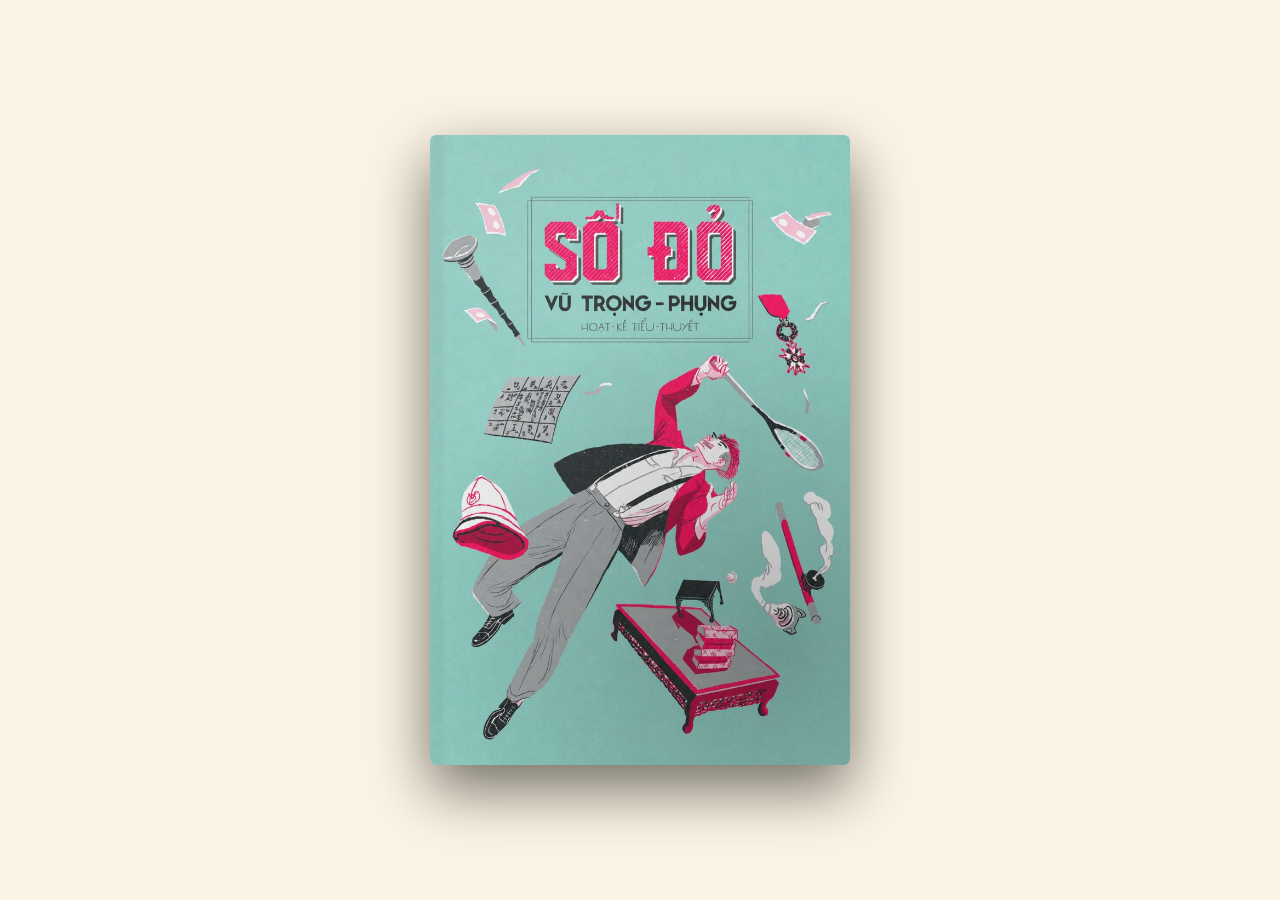
<file: index.html>
<!DOCTYPE html>
<html lang="vi">
<head>
  <meta charset="UTF-8">
  <meta name="viewport" content="width=device-width, initial-scale=1.0">
  <title>Số đỏ – Vũ Trọng Phụng</title>
  <link rel="stylesheet" href="styles.css">
</head>
<body>

  <section class="cover" id="cover">
    <a class="start-box" href="gioi-thieu.html">
      Bắt đầu đọc
    </a>
  </section>

  <script src="script.js"></script>
</body>
</html>
</file>
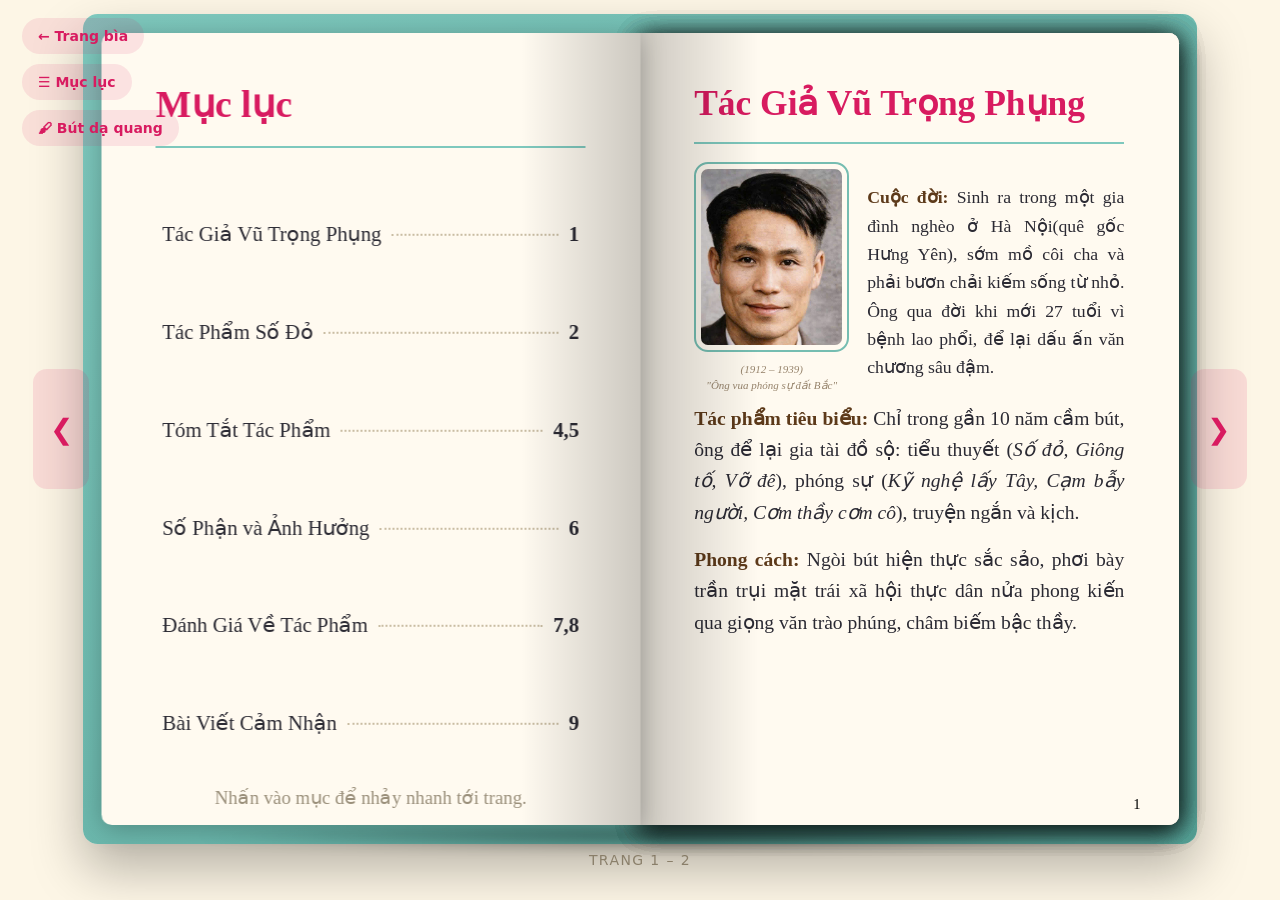
<file: gioi-thieu.html>
<!DOCTYPE html>
<html lang="vi">
<head>
  <meta charset="UTF-8">
  <meta name="viewport" content="width=device-width, initial-scale=1.0">
  <title>Số đỏ – Vũ Trọng Phụng</title>
  <link rel="stylesheet" href="book.css">
</head>
<body>
  <div class="side-tools">
    <a class="home-link" href="index.html">&#8592; Trang bìa</a>
    <button class="toc-link" id="btnToc" type="button">&#9776; Mục lục</button>

    <div class="hl-tools" id="hlTools">
      <button type="button" id="hlToggle">&#128396; Bút dạ quang</button>
      <span class="hl-extra">
        <button type="button" class="sw c1" data-c="c1" aria-label="Vàng"></button>
        <button type="button" class="sw c2" data-c="c2" aria-label="Hồng"></button>
        <button type="button" class="sw c3" data-c="c3" aria-label="Xanh"></button>
        <button type="button" id="hlClear">Xóa hết</button>
      </span>
    </div>
  </div>

  <main class="stage">
    <div class="book-frame" id="bookFrame" data-state="start">

      <button class="nav-btn btn-prev" id="btnPrev" aria-label="Trang trước">&#10094;</button>
      <button class="nav-btn btn-next" id="btnNext" aria-label="Trang sau">&#10095;</button>

      <div class="book-shift">
        <div class="book" id="book">

          <!-- SHEET 0: Bìa trước (ảnh) | MỤC LỤC (trang trái) -->
          <div class="sheet">
            <section class="face front cover cover-img"></section>
            <section class="face back">
              <h2>Mục lục</h2>
              <ol class="toc">
                <br><li><a href="#" data-goto="1"><span>Tác Giả Vũ Trọng Phụng</span><i></i><b>1</b></a></li>
                <br><li><a href="#" data-goto="2"><span>Tác Phẩm Số Đỏ</span><i></i><b>2</b></a></li>
                <br><li><a href="#" data-goto="3"><span>Tóm Tắt Tác Phẩm</span><i></i><b>4,5</b></a></li>
                <br><li><a href="#" data-goto="4"><span>Số Phận và Ảnh Hưởng</span><i></i><b>6</b></a></li>
                <br><li><a href="#" data-goto="4"><span>Đánh Giá Về Tác Phẩm</span><i></i><b>7,8</b></a></li>
                <br><li><a href="#" data-goto="5"><span>Bài Viết Cảm Nhận</span><i></i><b>9</b></a></li>
              </ol>
              <p class="hint">Nhấn vào mục để nhảy nhanh tới trang.</p>
            </section>
          </div>

          <!-- SHEET 1: Trang 2 (Tác giả) | Trang 3 (Tác phẩm) -->
<div class="sheet">
            <section class="face front dense">
    <h2>Tác Giả Vũ Trọng Phụng</h2>
    <div class="author-layout">
    <div class="author-photo">
    <img src="images/vu-trong-phung.jpg"
         alt="Chân dung Vũ Trọng Phụng">
    <p class="sub">
        (1912 – 1939)<br>
        "Ông vua phóng sự đất Bắc"
    </p>
    </div>
        <p><b>Cuộc đời:</b>
            Sinh ra trong một gia đình nghèo ở Hà Nội(quê gốc Hưng Yên), sớm mồ côi cha và phải
            bươn chải kiếm sống từ nhỏ. Ông qua đời khi
            mới 27 tuổi vì bệnh lao phổi, để lại dấu ấn
            văn chương sâu đậm.</p>
</div>
      <p><b>Tác phẩm tiêu biểu:</b> Chỉ trong gần 10 năm cầm bút, ông để lại gia tài đồ sộ: tiểu thuyết (<em>Số đỏ, Giông tố, Vỡ đê</em>), phóng sự (<em>Kỹ nghệ lấy Tây, Cạm bẫy người, Cơm thầy cơm cô</em>), truyện ngắn và kịch.</p>
      <p><b>Phong cách:</b> Ngòi bút hiện thực sắc sảo, phơi bày trần trụi mặt trái xã hội thực dân nửa phong kiến qua giọng văn trào phúng, châm biếm bậc thầy.</p>
    <span class="pno">1</span>
            </section>
            <section class="face back dense">
    <h2>Tác Phẩm Số Đỏ</h2>
      <br><p><em><b>Số đỏ</b></em> là tiểu thuyết của Vũ Trọng Phụng, đăng trên Hà Nội báo từ số 40 ngày 7 tháng 10 năm 1936 và in thành sách lần đầu năm 1938, gồm 20 chương.</p>
      <br><p>Nhân vật chính là Xuân, biệt danh <b>Xuân Tóc Đỏ</b>: từ một kẻ bị coi là hạ lưu, bỗng chốc bước lên tầng lớp danh giá của xã hội nhờ trào lưu Âu hóa của giới tiểu tư sản Hà Nội khi đó.</p>
      <br><p>Một đoạn trích được đưa vào sách giáo khoa Ngữ văn 12 (chương trình mới, tập 1) với tên <em>Xuân Tóc Đỏ cứu quốc</em>, một phần tên chương XX: <em>Xuân Tóc Đỏ cứu quốc – Xuân Tóc Đỏ vĩ nhân – Nỗi buồn của ông bố vợ không bị đấm.</em></p>
    <span class="pno">2</span>
            </section>
          </div>

                    <!-- SHEET 2: Video | Tóm tắt (1) -->
          <div class="sheet">
            <section class="face front video-page">
              <h2>Video Về Tác Phẩm</h2>
<p class="video-hint">&#9654; Bấm vào ảnh để xem</p>
              <div class="page-content">
  <figure class="book-video">
    <a href="https://www.youtube.com/watch?v=_jwzV0NuFok" target="_blank" rel="noopener">
      <img src="./images/cottruyen.png" alt="Cốt truyện Số Đỏ">
    </a>
    <figcaption>Cốt truyện "Số Đỏ"<br>Nguồn: YTB: Jos. Phong Pham</figcaption>
  </figure>

  <figure class="book-video">
    <a href="https://www.youtube.com/watch?v=KiUaMDTiOXY" target="_blank" rel="noopener">
      <img src="./images/tomtat.png" alt="Tóm tắt Số Đỏ">
    </a>
    <figcaption>Tóm tắt "Số Đỏ"<br>Nguồn: YTB: Anh Kiệt Đọc Sách</figcaption>
  </figure>
</div>

              <span class="pno">3</span>
            </section>
            <section class="face back">
              <h2>Tóm Tắt Tác Phẩm</h2>
              <p>Xuyên suốt sự nghiệp văn học của Vũ Trọng Phụng, tiểu thuyết “Số Đỏ” có thể được xem là con tàu đưa ông trở thành một trong “tứ trụ” văn học hiện thực phê phán (Nam Cao – Ngô Tất Tố - Nguyễn Công Hoan – Vũ Trọng Phụng). Tác phẩm là một tiếng cười mỉa mai, vạch trần hiện thực xã hội thượng lưu Hà Nội thời Tây hóa nửa mùa trước Cách mạng với nhân vật chính là Xuân “Tóc Đỏ”, một kẻ lưu manh, vô học nhưng khôn vặt. Chính nhờ cái sự thạo đời của hắn cùng với may mắn liên tiếp mà Xuân ta “một bước lên đời”. Xuân là đứa trẻ mồ côi, năm 9 tuổi phải ở nhờ nhà một người bác họ nhưng sau khi bị đuổi đi vì nhìn bác gái tắm, hắn lang thang nay đây mai đó, làm đủ mọi việc vặt để kiếm sống. Từ bán phá xa, bán nhật trình, chạy cờ rạp, và cuối cùng là nhặt banh tại một sân quần vợt ở mở đầu “Số Đỏ”. Cuộc đời Xuân đã thay đổi khi hắn gặp bà Phó Đoan, một bà mệnh phụ thích đời sống hưởng lạc, chạy theo dục vọng. Bà ta đã giúp hắn nộp phạt thoát khỏi ngục tù khi bị cảnh sát bắt nhầm vì nghĩ hắn phát tán thuốc lậu và giới thiệu công việc cho hắn. Đó chính là tấm vé giúp Xuân Tóc Đỏ đặt chân vào giới thượng lưu và tham gia vào các hoạt động “cải cách xã hội” theo cách của mình, mở đầu cho</p>
              <span class="pno">4</span>
            </section>
          </div>

          <!-- SHEET 3: Tóm tắt (2) | Số phận & ảnh hưởng -->
          <div class="sheet">
            <section class="face front">
              <br><p>chuỗi may mắn kì quặc. Một số sự kiện giúp Xuân “lên đời” là khi Xuân tình cờ chạm mặt tuyển nữ thể thao và giúp cô Tuyết “sửa vòng” trước khi thi. Việc làm vô tình lại bị xem là hành động “rất thể thao”, khiến nhà Văn Minh để ý và mời Xuân đến nhà. Ở nhà Văn Minh, Xuân đụng độ một khách hàng và gây ra vụ ẩu đả. Vậy mà, cảnh rùm beng lại trở thành quảng cáo miễn phí cho hiệu may "Âu Hóa". Do đó, gia đình Văn Minh bắt đầu quý hắn ta. Ông bà Văn Minh cùng “Nhà cải cách lễ nghi” đề xướng phong trào “Âu hóa”, thay đổi phong tục tập quán để kiếm tiền. Xuân được xem như “người hiểu thời đại”, trở thành một phần trong bộ máy cải cách lố bịch. Sau đó, do hiểu lầm và ăn nói liều lĩnh, hắn ta khiến cụ cố Hồng tin rằng mình bị “trúng gió Âu hóa” và cần chữa theo phương pháp mới. May mắn, cụ cảm thấy đỡ hơn, và Xuân được tung hô là “người có y thuật”. Bỗng chốc hắn được thổi phồng lên là sinh viên trường thuốc, đốc tờ Xuân. Được giao phó trọng trách chữa bệnh cho cụ cố Hồng – cụ tổ nhà Văn Minh. Ngược lại, hắn cũng có nhiệm vụ giết cụ cố Hồng để hợp pháp tờ di chúc của cụ. Trải qua hàng loạt sự kiện may mắn phi vô lý, Xuân càng lên như diều gặp gió, từ một kẻ lang bạt, vô giáo dục lại trở thành “anh hùng cứu quốc” “vĩ nhân dân tộc” có tầm ảnh hưởng rộng lớn. Từ một tên ở đáy xã hội bất chợt nhảy vọt lên tầng lớp “thượng lưu” danh giá.</p>
              <span class="pno">5</span>
            </section>
            <section class="face back">
              <h2>Số phận &amp; Ảnh hưởng</h2>
              <br><p><b>Số phận tác phẩm.</b> <em>Số đỏ</em>, cũng như các tác phẩm khác của Vũ Trọng Phụng, từng bị cấm lưu hành tại Việt Nam Dân chủ Cộng hòa trước năm 1975, và tại Việt Nam sau ngày thống nhất từ năm 1975 đến năm 1986. Hiện nay tác phẩm đã được tái xuất bản và phê duyệt.</p>
              <br><p><b>Ảnh hưởng.</b> <em>Số đỏ</em> có ảnh hưởng lớn đến đời sống xã hội Việt Nam: nhiều nhân vật và câu nói trong truyện đã đi vào cuộc sống đời thường. Tác phẩm cũng đã được dựng thành kịch và phim.</p>
              <img src="./images/sophan.jpg" alt="Ảnh tác phẩm" width="355" height="200">
              <span class="pno">6</span>
            </section>
          </div>

          <!-- SHEET 4: Đánh giá | Trang 8 -->
          <div class="sheet">
            <section class="face front dense">
              <h2>Đánh Giá Về Tác Phẩm</h2>
              <div class="author-layout">
                <div class="author-photo">
                  <img src="./images/nguyenkhai.jpg" alt="Nguyễn Khải">
                  <p class="sub">Nhà Văn - Nguyễn Khải</p>
                </div>
                <p>Nói đến tiểu thuyết Vũ Trọng Phụng không thể không nhắc đến tác phẩm Số đỏ - “cuốn sách ghê gớm có thể làm vinh dự cho mọi nền văn học”</p>
              </div>
              <div class="author-layout right">
                <div class="author-photo">
                  <img src="./images/NikolaiNikulin.jpg" alt="Nikolai Nikulin">
                  <p class="sub">Nhà nghiên cứu văn học Việt Nam người Nga - Nikolai Nikulin</p>
                </div>
                <p>Nikulin ca ngợi cách nhà văn xây dựng nhân vật Xuân Tóc Đỏ:
                “Đã sử dụng những thủ pháp phóng đại khi vẽ một gã phiêu lưu khác ấy là
                 Xuân Tóc Đỏ, một kẻ chuyên nhặt banh quần vợt nhưng sự ngẫu nhiên một cách 
                 ngược đời và sự ngu xuẩn đến mức phi lý của xã hội đã đưa y lên đỉnh vinh quang”</p>
              </div>
              <span class="pno">7</span>
            </section>
            <section class="face back">
              <h2>Đánh Giá Về Tác Phẩm</h2>
              <div class="author-layout right">
                <div class="author-photo">
                  <img src="./images/luutronglu.jpg" alt="Lưu Trọng Lư">
                  <p class="sub">Nhà thơ, nhà văn - Lưu Trọng Lư</p>
                </div>
                <p>"Vũ Trọng Phụng sắc sảo bao nhiêu thì trong cuộc đời Vũ Trọng Phụng càng chân thành bấy nhiêu. Con người ấy không giết quá một con muỗi. Nhưng thật kỳ diệu, văn chương của con người ấy làm cho kẻ trọc phú phải giật mình, kẻ trưởng giả phải cáu kỉnh.”</p>
              </div>
              <div class="author-layout">
                <div class="author-photo">
                 <img src="./images/doduchieu.jpg" alt="Đỗ Đức Hiểu">
                  <p class="sub">Nhà nghiên cứu, phê bình văn học - Đỗ Đức Hiểu</p>
                </div>
                <p>“Số đỏ là cái cười nhại với một tầm cỡ lớn: nhại một xã hội, một phong trào chính trị, một thời đô thị hóa. Nó nhại một trào lưu văn hóa, một trào lưu văn học, một nghệ thuật trừu tượng cực đoan. Nó nhại một ngôn ngữ đang hình thành, hổ lốn, tạp nham, lổn nhổn, khấp khếnh, xiêu vẹo”</p>
              </div>
              <span class="pno">8</span>
            </section>
          </div>
          <div class="sheet">
            <section class="face front dense">
              <h2>Bài Viết Cảm Nhận</h2>
              <div class="photo-grid">

  <div class="author-photo">
    <a href="https://tuoitre.vn/nld/van-hoa-van-nghe/voi-27-nam--vu-trong-phung-da-kip-thanh-nha-van-lon-55423.htm" target="_blank" rel="noopener"><img src="./images/nguyendangmanh.jpg" alt="Nguyễn Đăng Mạnh"></a>
    <p class="sub">Nhà nghiên cứu văn học Việt Nam hiện đại - Nguyễn Đăng Mạnh</p>
  </div>

  <div class="author-photo">
    <a href="https://thethaovanhoa.vn/so-do-cua-vu-trong-phung-vinh-du-cho-moi-nen-van-hoc-20211203072615456.htm" target="_blank" rel="noopener"><img src="./images/doduchieu.jpg" alt="Đỗ Đức Hiểu"></a>
    <p class="sub">Nhà nghiên cứu, phê bình văn học - Đỗ Đức Hiểu</p>
  </div>

  <div class="author-photo">
    <a href="https://tuoitre.vn/nld/van-hoa-van-nghe/voi-27-nam--vu-trong-phung-da-kip-thanh-nha-van-lon-55423.htm" target="_blank" rel="noopener"><img src="./images/PETER ZINOMAN.jpg" alt="Peter Zinoman"></a>
    <p class="sub">Tiến sĩ sử học - PETER ZINOMAN</p>
  </div>

  <div class="author-photo">
    <a href="https://thethaovanhoa.vn/so-do-cua-vu-trong-phung-vinh-du-cho-moi-nen-van-hoc-20211203072615456.htm" target="_blank" rel="noopener"><img src="./images/vungocphan.jpg" alt="Vũ Ngọc Phan"></a>
    <p class="sub">Nhà văn,nhà nghiên cứu văn học hiện đại và dân gian - Vũ Ngọc Phan</p>
  </div>

</div>
              <span class="pno">9</span>
            </section>
            <section class="face back dense thanks">
  <h2>Lời cảm ơn</h2>
  <p>Ban biên soạn lớp 12A3 xin trân trọng gửi lời cảm ơn sâu sắc đến quý độc giả đã dành thời gian quan tâm và đồng hành cùng cuốn ebook này.</p>
  <p>Cuốn sách tập trung giới thiệu và phân tích những bài nhận định, bình luận hay về tiểu thuyết Số đỏ của nhà văn Vũ Trọng Phụng. Trong quá trình biên soạn, chúng em đã được tiếp cận nhiều góc nhìn sâu sắc từ các nhà nghiên cứu, nhà phê bình và những độc giả yêu mến tác phẩm. Xin chân thành cảm ơn các tác giả của những bài viết giá trị ấy – chính những góc nhìn tinh tế và tâm huyết của quý vị đã trở thành nguồn cảm hứng quan trọng để cuốn sách này được hình thành.</p>
  <p>Rất mong cuốn ebook này phần nào giúp ích cho những ai yêu thích Số đỏ và quan tâm đến các bài nhận định về tác phẩm. Mọi góp ý chân thành từ quý độc giả đều là món quà quý giá giúp chúng em hoàn thiện hơn trong những lần xuất bản sau.</p>
  <p>Xin chân thành cảm ơn!</p>
  <span class="pno">10</span>
</section>
          </div>

          <!-- SHEET:trắng -->
          <div class="sheet">
            <section class="face front dense credits-page">
  <h2>Ban Biên Soạn</h2>
  <ul class="credits">
    <li>Trần Thái Thiện Thành</li>
    <li>Dương Nguyễn Minh Tâm</li>
    <li>Nguyễn Trung Kiên</li>
    <li>Nguyễn Đức Anh</li>
    <li>Đỗ Trung Đức</li>
    <li>Trần Việt Anh</li>
  </ul>
  <span class="pno">11</span>
</section>
            <section class="face back dense">
              <span class="pno">12</span>
            </section>
          </div>

         <!-- SHEET 5: Trang cuối | Bìa sau -->
<div class="sheet">
    <section class="face front">
        <span class="pno">13</span>
    </section>

    <section class="face back cover back-cover">
        <img
            src="./images/bia-cuoi.jpg"
            alt="Bìa sau sách Số Đỏ - Vũ Trọng Phụng"
            class="back-cover-image"
        >
    </section>
</div>
          

        </div><!-- /book -->
      </div><!-- /book-shift -->
    </div><!-- /book-frame -->
    <p class="indicator" id="indicator"></p>
  </main>
  <!-- Khung xem video lớn -->
<dialog class="video-modal" id="videoModal">
  <button
    class="video-modal-close"
    id="closeVideoModal"
    type="button"
    aria-label="Đóng video"
  >
    &times;
  </button>

  <video
    class="large-video"
    id="largeVideo"
    controls
    playsinline
    preload="metadata"
  ></video>
</dialog>
  <script src="book.js"></script>
</body>
</html>
</file>
<file: styles.css>
* {
  box-sizing: border-box;
}

body {
  margin: 0;
  min-height: 100vh;
  display: flex;
  align-items: center;
  justify-content: center;
  background: #FBF3E4;
  padding: 32px;
  font-family: "Noto Serif", "Times New Roman", serif;
}

/* Bìa sách */
.cover {
  position: relative;
  width: min(420px, 90vw);
  aspect-ratio: 2 / 3;
  overflow: hidden;
  border-radius: 6px;
  cursor: pointer;
  box-shadow:
    0 24px 60px rgba(0, 0, 0, 0.55),
    0 0 0 6px rgba(245, 233, 208, 0.12);
}

/* Ảnh bìa */
.cover::before {
  content: "";
  position: absolute;
  inset: 0;

  background-image: url("images/bia-xuan.jpg");
  background-size: cover;
  background-position: center;
  background-repeat: no-repeat;
}

/* Lớp phủ nhẹ để ảnh không quá chói */
.cover::after {
  content: "";
  position: absolute;
  inset: 0;
  background:
    radial-gradient(circle at 18% 18%, rgba(255, 255, 255, 0.10), transparent 55%),
    radial-gradient(circle at 82% 82%, rgba(0, 0, 0, 0.25), transparent 60%);
  pointer-events: none;
}

/* Ô “Bắt đầu đọc” */
.start-box {
  position: absolute;
  top: 50%;
  left: 50%;
  transform: translate(-50%, -50%);

  padding: 10px 18px;
  border: 2px solid #8b0000;
  background: rgba(245, 233, 208, 0.95);
  color: #8b0000;
  font-family: "Noto Serif", serif;
  font-size: 18px;
  font-weight: 700;
  letter-spacing: 2px;
  text-transform: uppercase;
  white-space: nowrap;
  text-decoration: none;
  cursor: pointer;

  opacity: 0;
  visibility: hidden;
  box-shadow:
    0 0 0 0 rgba(139, 0, 0, 0.55),
    0 14px 30px rgba(0, 0, 0, 0.45);

  transition:
    opacity 0.35s ease,
    transform 0.35s ease,
    background-color 0.25s ease,
    color 0.25s ease,
    border-color 0.25s ease;
}

/* Khi đã nhấp vào bìa một lần */
.cover.clicked .start-box {
  opacity: 1;
  visibility: visible;
  transform: translate(-50%, -50%) scale(1);
  animation: pulse 1.8s ease-in-out infinite;
}

/* Đưa chuột vào ô */
.start-box:hover {
  background: #8b0000;
  color: #f5e9d0;
  border-color: #f5e9d0;
  box-shadow:
    0 0 0 8px rgba(139, 0, 0, 0.25),
    0 18px 36px rgba(0, 0, 0, 0.55);
}

/* Nhấn ô */
.start-box:active {
  transform: translate(-50%, -50%) scale(0.96);
}

/* Hiệu ứng “thở” */
@keyframes pulse {
  0% {
    box-shadow:
      0 0 0 0 rgba(139, 0, 0, 0.45),
      0 14px 30px rgba(0, 0, 0, 0.45);
  }

  70% {
    box-shadow:
      0 0 0 16px rgba(139, 0, 0, 0),
      0 14px 30px rgba(0, 0, 0, 0.45);
  }

  100% {
    box-shadow:
      0 0 0 0 rgba(139, 0, 0, 0),
      0 14px 30px rgba(0, 0, 0, 0.45);
  }
}

/* Trang mới hiện lên mượt mà */
.page-enter {
  opacity: 0;
  transform: translateY(20px);
  animation: pageIn 0.8s ease forwards;
}

@keyframes pageIn {
  from {
    opacity: 0;
    transform: translateY(20px);
  }

  to {
    opacity: 1;
    transform: translateY(0);
  }
}

/* Cuốn sách mở */
.book-illustration {
  display: flex;
  justify-content: center;
  align-items: center;
  min-height: 100vh;
  padding: 24px;
}

.open-book {
  position: relative;
  width: min(360px, 88vw);
  aspect-ratio: 16 / 10;
  display: flex;
  filter: drop-shadow(0 18px 28px rgba(0, 0, 0, 0.25));
}

.book-page {
  flex: 1;
  background: #fdf8ec;
  border: 2px solid #c9b48a;
  position: relative;
}

.left-page {
  border-right: none;
  border-radius: 10px 0 0 10px;
  transform: perspective(900px) rotateY(8deg);
}

.right-page {
  border-left: none;
  border-radius: 0 10px 10px 0;
  transform: perspective(900px) rotateY(-8deg);
}

/* Đường kẻ giả trang sách */
.book-page::before {
  content: "";
  position: absolute;
  inset: 14px;
  background-image:
    linear-gradient(#e3d7b8 1px, transparent 1px);
  background-size: 100% 26px;
  opacity: 0.7;
}

/* Gáy sách */
.open-book::before {
  content: "";
  position: absolute;
  left: 50%;
  top: 0;
  bottom: 0;
  width: 10px;
  transform: translateX(-50%);
  background: linear-gradient(
    90deg,
    rgba(0, 0, 0, 0.08),
    rgba(0, 0, 0, 0.18),
    rgba(0, 0, 0, 0.08)
  );
  z-index: 2;
}

/* Dấu trang */
.bookmark {
  position: absolute;
  top: -14px;
  left: 50%;
  transform: translateX(-50%);
  width: 34px;
  height: 92px;
  background: #8b0000;
  border: 2px solid #5c0000;
  z-index: 3;
}

/* Đuôi dấu trang */
.bookmark::after {
  content: "";
  position: absolute;
  bottom: -16px;
  left: 50%;
  transform: translateX(-50%);
  width: 0;
  height: 0;
  border-left: 17px solid transparent;
  border-right: 17px solid transparent;
  border-top: 18px solid #8b0000;
}

/* Điện thoại */
@media (max-width: 480px) {
  body {
    padding: 16px;
  }

  .cover {
    width: min(340px, 92vw);
  }

  .start-box {
    font-size: 17px;
    padding: 14px 26px;
  }
}
</file>
<file: book.css>
/* ========== BIẾN MÀU & KÍCH THƯỚC ========== */
:root {
  --page-h: min(88vh, 900px, calc((100vw - 170px) / 1.36));
  --page-w: calc(var(--page-h) * 0.68);   /* tỉ lệ khớp với ảnh bìa */
  --flip-time: 900ms;
  --bg: #fdf6e6;         /* nền trang: chép đúng màu body của style.css (index.html) để khớp 100% */
  --paper: #fffaf0;      /* màu giấy; muốn giấy xanh ngọc đổi thành #bfe3dc */
  --ink: #2b2a33;
  --accent: #d81b60;     /* hồng đậm trên bìa */
  --cover: #7ec8bd;      /* xanh ngọc của bìa */
  --cover-dark: #5aa89d;
  --gold: #d81b60;
}

* { box-sizing: border-box; }

body {
  margin: 0;
  min-height: 100vh;
  display: grid;
  place-items: center;
  overflow: hidden;
  font-family: "Times New Roman", Cambria, serif;   /* hiển thị đúng dấu tiếng Việt */
  color: var(--ink);
  background: var(--bg);
}

.home-link {
  position: fixed; top: 18px; left: 22px; z-index: 1000;
  padding: 10px 16px; border-radius: 999px;
  background: rgba(216,27,96,.1); color: var(--accent);
  font: 600 14px system-ui, sans-serif; text-decoration: none;
  transition: background .2s, color .2s;
}
.home-link:hover { background: var(--accent); color: #fff; }

.stage { display: flex; flex-direction: column; align-items: center; gap: 28px; }

/* ========== KHUNG SÁCH ========== */
.book-frame {
  position: relative;
  width: calc(var(--page-w) * 2);
  height: var(--page-h);
  font-size: calc(var(--page-h) / 38);
}

/* Bóng đổ dưới đáy sách */
.book-frame::after {
  content: ""; position: absolute;
  left: 8%; right: 8%; bottom: -26px; height: 30px;
  background: radial-gradient(ellipse at center, rgba(0,0,0,.4), transparent 70%);
  filter: blur(6px); z-index: -1;
}

/* Bìa cứng xanh ngọc nằm sau hai trang khi sách mở */
.book-frame::before {
  content: "";
  position: absolute;
  inset: -.9em;
  background: linear-gradient(145deg, var(--cover), var(--cover-dark));
  border-radius: .7em;
  box-shadow: 0 1.2em 2.5em rgba(0,0,0,.28);
  opacity: 0;
  z-index: -1;
  transition: opacity var(--flip-time) ease;
}
.book-frame[data-state="open"]::before { opacity: 1; }

/* Lớp trượt: đưa bìa vào giữa khi sách đóng */
.book-shift {
  position: absolute; inset: 0;
  transition: transform var(--flip-time) cubic-bezier(.645,.045,.355,1);
}
.book-frame[data-state="start"] .book-shift { transform: translateX(calc(var(--page-w) / -2)); }
.book-frame[data-state="end"]   .book-shift { transform: translateX(calc(var(--page-w) / 2)); }

.book {
  position: absolute; left: 50%; top: 0;
  width: var(--page-w); height: 100%;
  perspective: 2400px;   /* KHÔNG thêm preserve-3d ở đây, nếu không z-index mất tác dụng */
}

/* ========== TỜ GIẤY ========== */
.sheet {
  position: absolute; inset: 0;
  transform-origin: left center;      /* trục lật = gáy sách */
  transform-style: preserve-3d;
  transition: transform var(--flip-time) cubic-bezier(.645,.045,.355,1);
}
.sheet.flipped { transform: rotateY(-180deg); }

/* ========== MẶT GIẤY ========== */
.face {
  position: absolute; inset: 0;
  padding: 1.8em 2.6em 3em;
  overflow: hidden;
  background: var(--paper);
  backface-visibility: hidden;
  -webkit-backface-visibility: hidden;
  line-height: 1.6;
}
.face.front { border-radius: 0 .5em .5em 0; box-shadow: 0 .2em 1.2em rgba(0,0,0,.25); }
.face.back  { border-radius: .5em 0 0 .5em; transform: rotateY(180deg); box-shadow: 0 .2em 1.2em rgba(0,0,0,.25); }

/* Bóng gáy sách */
.face.front::before, .face.back::before {
  content: ""; position: absolute; top: 0; bottom: 0; width: 22%;
  pointer-events: none; z-index: 2;
}
.face.front::before { left: 0;  background: linear-gradient(to right, rgba(0,0,0,.2), transparent); }
.face.back::before  { right: 0; background: linear-gradient(to left,  rgba(0,0,0,.2), transparent); }

/* Bóng động khi lật */
.face::after {
  content: ""; position: absolute; inset: 0; opacity: 0;
  pointer-events: none; z-index: 3; background: #000;
}
.sheet.turning .face.front::after { animation: shade var(--flip-time) ease-in-out; background: linear-gradient(to right, #000, transparent); }
.sheet.turning .face.back::after  { animation: shade var(--flip-time) ease-in-out; background: linear-gradient(to left,  #000, transparent); }
@keyframes shade { 0%, 100% { opacity: 0; } 50% { opacity: .35; } }

/* ========== NỘI DUNG ========== */
h2 { margin: 0 0 .8em; font-size: 1.8em; color: var(--accent); border-bottom: 2px solid var(--cover); padding-bottom: .3em; }
p  { margin: 0 0 1em; font-size: 1.05em; text-align: justify; }
code { background: #f3e6cf; padding: .1em .35em; border-radius: .25em; font-size: .88em; word-break: break-all; }
.quote { font-style: italic; text-align: center; color: var(--accent); margin-top: 1.4em; }
.pno { position: absolute; bottom: .6em; left: 0; right: 0; text-align: center; font-size: .75em; color: #000; }
.hint { font-size: .9em; color: #9a8f7a; text-align: center; margin-top: 2em; }

.figure {
  height: 30%; margin: 1.2em 0; border-radius: .5em;
  display: flex; flex-direction: column; align-items: center; justify-content: center;
  color: #fff; box-shadow: inset 0 0 0 .2em rgba(255,255,255,.4);
}
.figure span { font-size: 4.5em; line-height: 1; }
.figure small { margin-top: .5em; font-size: .85em; }
.figure img { width: 100%; height: 100%; object-fit: cover; border-radius: .5em; }
.fig-1 { background: linear-gradient(135deg, #5aa89d, #a8e0d6); }
.fig-2 { background: linear-gradient(135deg, #d81b60, #f48fb1); }
.fig-3 { background: linear-gradient(135deg, #455a64, #90a4ae); }

/* Mục lục */
.toc { list-style: none; margin: 1.5em 0 0; padding: 0; }
.toc li { margin-bottom: .4em; }
.toc a {
  display: flex; align-items: baseline; gap: .5em;
  padding: .25em .32em; color: var(--ink); text-decoration: none;
  border-radius: .4em; transition: background .2s, color .2s;
}
.toc a i { flex: 1; border-bottom: 2px dotted #c9bda3; transform: translateY(-.25em); }
.toc a:hover { background: var(--accent); color: #fff; }
.toc a:hover i { border-color: #fff; }

/* ========== BÌA ========== */
.face.cover { padding: 0; }

/* Bìa trước = ảnh bìa thật (SỬA TÊN FILE ẢNH Ở ĐÂY). Có màu xanh ngọc dự phòng nếu ảnh lỗi */
.face.cover-img {
  padding: 0;
  background-image: url("./images/bia-xuan.jpg");
  background-size: 100% 100%;
  background-position: center;
  background-repeat: no-repeat;
  background-color: var(--cover);
}
.face.cover-img::before { background: linear-gradient(to right, rgba(0,0,0,.28), transparent); }

/* Bìa sau */
.back-cover-image {
    width: 100%;
    height: 100%;
    object-fit: fill;
    display: block;
}

/* ========== NÚT ĐIỀU HƯỚNG ========== */
.nav-btn {
  position: absolute; top: 50%; z-index: 999;
  width: 56px; height: 120px; margin-top: -60px;
  border: none; border-radius: 14px; cursor: pointer;
  background: rgba(216,27,96,.12); color: var(--accent); font-size: 28px;
  transition: background .2s, color .2s, opacity .3s, left var(--flip-time) ease, right var(--flip-time) ease;
}
.nav-btn:hover:not(:disabled) { background: var(--accent); color: #fff; }
.nav-btn:disabled { opacity: .2; cursor: not-allowed; }
.btn-prev { left: -68px; }
.btn-next { right: -68px; }
/* Khi sách đóng (bìa trước/sau), nút bám sát rìa bìa */
.book-frame:not([data-state="open"]) .btn-prev { left: calc(var(--page-w) / 2 - 68px); }
.book-frame:not([data-state="open"]) .btn-next { right: calc(var(--page-w) / 2 - 68px); }

.indicator { margin: 0; color: #8a7f6a; font: 14px/1 system-ui, sans-serif, times; letter-spacing: .1em; }
/* Trang nhiều chữ: chừa lề dưới cân với lề trên */
.dense h2 { font-size: 1.7em; margin-bottom: .5em; }
.dense p  { font-size: 1.02em; line-height: 1.79; margin-bottom: .8em; }
.dense .sub { font-size: .85em; font-style: italic; color: #8a7f6a; text-align: left; margin-top: -.2em; }
.dense b { color: #5d3a1a; font-weight: 800; }
/* Lề trên của chữ: chỉnh số này để nâng/hạ chữ */
.face:not(.cover) { padding-top: 2em !important; }
/* Số trang: trang trái nằm góc dưới trái, trang phải nằm góc dưới phải */
.face.back  .pno { left: 2.6em; right: auto; text-align: left;  font-size: .7em; }
.face.front .pno { right: 2.6em; left: auto; text-align: right; font-size: .7em; }

/* Chữ nội dung nhỏ lại (tiêu đề h2 giữ nguyên) */
p { font-size: 0.85em; }
.dense p { font-size: .94em; line-height: 1.6; }
/* Đẩy đoạn "Nói đến…" xuống một chút so với đường gạch dưới tiêu đề */
.author-layout > p {
  padding-top: .8em;
}
/* Thêm class "right" vào .author-layout để ảnh sang phải, chữ sang trái */
.author-layout.right {
  display: grid;
  grid-template-columns: minmax(0, 1fr) 155px;   
  gap: 18px;
  align-items: center;
  margin-top: 18px;
  width: 100%;
  box-sizing: border-box;
}
.author-layout.right .author-photo { order: 2; }  

.author-photo {
    width: 100%;
    min-width: 0;
}

.author-photo img {
    display: block;
    width: 100%;
    height: 190px;
    object-fit: cover;
    object-position: center top;
    padding: 5px;
    box-sizing: border-box;
    border: 2px solid #75bdb1;
    border-radius: 14px;
}

.author-photo .sub {
    font-size: 11px;
    line-height: 1.5;
    text-align: center;
    font-style: italic;
    color: #96836b;
    margin-top: 9px;
}

.author-info {  
  min-width: 0;
}

.author-info p,
.author-extra p {
    font-size: 0.94em;
    line-height: 1.6;
    text-align: times new roman;
    overflow-wrap: anywhere;
    margin: 0 0 13px;
}

.author-extra {
    margin-top: 17px;
    width: 100%;
    box-sizing: border-box;
}

.author-info b,
.author-extra b {
    color: #704321;
}
/* Chữ cạnh ảnh: cỡ bằng trang kế bên (.94em) */
.author-layout > p,
.author-layout .author-info p,
.author-extra p,
.author-layout.right > p {
  font-size: .85em !important;
  line-height: 1.6 !important;
}
/* Kéo khối ảnh + chữ thứ hai lên gần khối đầu */
.author-layout + .author-layout {
  margin-top: -0.1em !important;
}
/* Lưới 2 cột x 2 hàng cho 4 ảnh */
.photo-grid {
  display: grid;
  grid-template-columns: repeat(2, minmax(0, 1fr));
  gap: 1.4em 1.2em;
  margin-top: 1em;
}
.photo-grid .author-photo img { height: 190px; }
.toc-link {
  position: fixed; top: 70px; left: 22px; z-index: 1000;
  padding: 10px 16px; border: none; border-radius: 999px; cursor: pointer;
  background: rgba(216,27,96,.1); color: var(--accent);
  font: 600 14px system-ui, sans-serif;
  transition: background .2s, color .2s;
}
.toc-link:hover { background: var(--accent); color: #fff; }
/* Thanh công cụ bút dạ quang */
.hl-tools { position: fixed; top: 118px; left: 22px; z-index: 1000; display: flex; flex-direction: column; align-items: flex-start; gap: 8px; }
.hl-tools > button, .hl-extra #hlClear {
  padding: 10px 16px; border: none; border-radius: 999px; cursor: pointer;
  background: rgba(216,27,96,.1); color: var(--accent); font: 600 14px system-ui, sans-serif;
  transition: background .2s, color .2s;
}
.hl-tools > button:hover, .hl-extra #hlClear:hover { background: var(--accent); color: #fff; }
.hl-tools.on > button { background: var(--accent); color: #fff; }
.hl-extra { display: none; align-items: center; gap: 8px; }
.hl-tools.on .hl-extra { display: flex; }
.sw { width: 28px; height: 28px; border-radius: 50%; border: 2px solid transparent; cursor: pointer; }
.sw.active { border-color: #3b2f22; }
.sw.c1 { background: #ffe24d; } .sw.c2 { background: #ff9ec4; } .sw.c3 { background: #8fe3b0; }

/* Chữ được tô */
mark.hl { color: inherit; border-radius: .2em; padding: .05em 0; -webkit-box-decoration-break: clone; box-decoration-break: clone; }
mark.hl.c1 { background: rgba(255,226,0,.65); }
mark.hl.c2 { background: rgba(255,128,171,.55); }
mark.hl.c3 { background: rgba(105,240,174,.6); }
body.hl-mode .face { cursor: text; }
body.hl-mode mark.hl { cursor: pointer; }
body.hl-mode ::selection { background: rgba(255,226,0,.5); }
.side-tools {
  position: fixed; top: 18px; left: 22px; z-index: 1000;
  display: flex; flex-direction: column; align-items: flex-start; gap: 10px;
}
.side-tools .home-link,
.side-tools .toc-link,
.side-tools .hl-tools { position: static; top: auto; left: auto; }
.book-video a { display: block; }
.book-video img {
  display: block; width: 100%; aspect-ratio: 16 / 9; object-fit: cover;
  border-radius: .5em; box-shadow: 0 .2em .8em rgba(0,0,0,.3);
  transition: filter .2s;
}
.book-video a:hover img { filter: brightness(.85); }
/* Khối ảnh + chú thích: cao theo nội dung, chú thích nằm dưới ảnh */
.book-video {
  height: auto !important;
  margin: 0 0 .9em;
}
.book-video a { display: block; }
.book-video img {
  display: block; width: 100%; height: auto;
  aspect-ratio: 16 / 9; object-fit: cover;
}
.book-video figcaption {
  position: static !important;
  margin-top: .5em;
  font-size: .8em; line-height: 1.4;
}
.book-video a { display: block; width: 88%; margin: 0 auto; }
.video-hint {
  margin: -.4em 0 .8em !important;
  font-size: .85em !important;
  font-style: italic;
  text-align: center !important;
  color: #8a7f6a;
}
.toc li { margin-bottom: 1em; }

.fit { display: block; width: 100%; height: 32%; object-fit: cover; border-radius: .5em; margin-top: .8em; }
/* ========== ĐIỆN THOẠI: hiện 1 trang mỗi lần ========== */
@media (max-width: 760px) {
  :root {
    --page-h: min(78dvh, calc(94vw / 0.68));
    --page-w: calc(var(--page-h) * 0.68);
  }
  .hl-tools { top: 96px; left: 10px; }
  .hl-tools > button, .hl-extra #hlClear { padding: 8px 12px; font-size: 13px; }
  .toc-link { top: 54px; left: 10px; padding: 8px 12px; font-size: 13px; }

  .home-link { top: 10px; left: 10px; padding: 8px 12px; font-size: 13px; }
  .stage { gap: 16px; }

  .book-frame { width: var(--page-w); touch-action: pan-y; }
  .book-frame::before { display: none; }          /* bỏ bìa cứng phía sau */

  /* Khung nhìn chỉ rộng đúng 1 trang, phần thừa bị cắt */
  .book-frame[data-state] .book-shift { transform: none; clip-path: inset(-3em 0); }

  /* Gáy sách nằm mép trái (xem trang phải) hoặc mép phải (xem trang trái) */
  .book { left: 0; transition: transform var(--flip-time) cubic-bezier(.645,.045,.355,1); }
  .book-frame[data-side="left"] .book { transform: translateX(var(--page-w)); }

  .face { padding: 2.8em 2.6em 4em;   /* số đầu tiên là lề trên */ }

  /* Nút ‹ › nằm dưới màn hình */
  .book-frame .nav-btn {
    position: fixed; top: auto; bottom: 20px; margin: 0;
    width: 72px; height: 48px; font-size: 22px;
  }
  .book-frame .nav-btn.btn-prev,
  .book-frame:not([data-state="open"]) .nav-btn.btn-prev { left: calc(50% - 84px); right: auto; }
  .book-frame .nav-btn.btn-next,
  .book-frame:not([data-state="open"]) .nav-btn.btn-next { left: calc(50% + 12px); right: auto; }
}
/* ========== HAI VIDEO VỪA TRONG MỘT TRANG SÁCH ========== */

.face.video-page {
  display: flex;
  flex-direction: column;
}

/* Giữ tiêu đề ở phía trên */
.face.video-page > h2 {
  flex-shrink: 0;
}

/* Chia vùng nội dung thành hai hàng bằng nhau */
.face.video-page > .page-content {
  flex: 1;
  min-height: 0;

  display: grid;
  grid-template-rows: repeat(2, minmax(0, 1fr));
  gap: 0.8em;

  padding: 0.8em 0 0;
  overflow: hidden;
}

/* Mỗi khối: video ở trên, tên và nguồn ở dưới */
.face.video-page .book-video {
  min-width: 0;
  min-height: 0;
  margin: 0;

  display: grid;
  grid-template-rows: minmax(0, 1fr) auto;
  gap: 0.35em;
}

/* Video co vừa khung, không tràn trang */
.face.video-page .book-video video {
  display: block;

  width: 100%;
  height: 100%;
  min-height: 0;

  object-fit: contain;
  background: #111;
  border-radius: 0.35em;
}

/* Tên video và nguồn */
.face.video-page .book-video figcaption {
  font-size: 0.72em;
  line-height: 1.35;
  text-align: left;
  color: #766b59;
  overflow-wrap: anywhere;
}
/* Video trong trang sách: bấm để mở lớn */
.book-video video {
  cursor: zoom-in;
}

/* Khung xem video lớn */
.video-modal {
  position: fixed;
  inset: 0;

  width: min(1100px, 94vw);
  max-width: 94vw;
  max-height: 94dvh;
  margin: auto;
  padding: 48px 12px 12px;

  border: none;
  border-radius: 12px;
  background: #151515;
  box-shadow: 0 20px 70px rgba(0, 0, 0, 0.5);

  overflow: auto;
}

/* Nền tối phía sau */
.video-modal::backdrop {
  background: rgba(0, 0, 0, 0.85);
}

/* Video lớn: giữ nguyên tỉ lệ */
.large-video {
  display: block;
  width: 100%;
  height: min(70dvh, 620px);
  object-fit: contain;
  background: #000;
}

/* Nút đóng */
.video-modal-close {
  position: absolute;
  top: 6px;
  right: 12px;

  width: 36px;
  height: 36px;
  padding: 0;

  border: none;
  border-radius: 50%;
  background: transparent;
  color: #fff;

  font-size: 32px;
  line-height: 1;
  cursor: pointer;
}

.video-modal-close:hover {
  background: rgba(255, 255, 255, 0.15);
}

/* Viền khi dùng bàn phím */
.video-modal-close:focus-visible {
  outline: 2px solid #fff;
  outline-offset: 2px;
}
/* BỐ CỤC TRANG TÁC GIẢ */

.author-layout {
    display: grid;
    grid-template-columns: 155px minmax(0, 1fr);
    gap: 18px;
    align-items: center;
    margin-top: 18px;
    width: 100%;
    box-sizing: border-box;
}

.author-photo {
    width: 100%;
    min-width: 0;
}

.author-photo img {
    display: block;
    width: 100%;
    height: 190px;
    object-fit: cover;
    object-position: center top;
    padding: 5px;
    box-sizing: border-box;
    border: 2px solid #75bdb1;
    border-radius: 14px;
}

.author-photo .sub {
    font-size: 11px;
    line-height: 1.5;
    text-align: center;
    font-style: italic;
    color: #96836b;
    margin-top: 9px;
}

.author-info {  
  min-width: 0;
}

.author-info p,
.author-extra p {
    font-size: 0.94em;
    line-height: 1.6;
    text-align: times new roman;
    overflow-wrap: anywhere;
    margin: 0 0 13px;
}

.author-extra {
    margin-top: 17px;
    width: 100%;
    box-sizing: border-box;
}

.author-info b,
.author-extra b {
    color: #704321;
}
@media (max-width: 760px) {
  /* Nút xếp hàng ngang ở góc trên, không đè sách */
  .side-tools { top: 8px; left: 8px; flex-direction: row; flex-wrap: wrap; gap: 6px; max-width: calc(100vw - 16px); }
  .side-tools .home-link, .side-tools .toc-link, .side-tools .hl-tools > button { padding: 7px 11px; font-size: 12px; }

  /* Lề trang gọn hơn để có thêm chỗ cho chữ */
  .face:not(.cover) { padding: 2.2em 1.8em 3em !important; }
  .face.back  .pno { left: 1.8em; }
  .face.front .pno { right: 1.8em; }

  /* Ảnh tác giả nhỏ lại cho vừa trang */
  .author-layout { grid-template-columns: 96px minmax(0, 1fr); gap: 10px; margin-top: 10px; }
  .author-layout.right { grid-template-columns: minmax(0, 1fr) 96px; }
  .author-photo img, .photo-grid .author-photo img { height: 120px; }
  .author-photo .sub { font-size: 9px; margin-top: 5px; }
  .photo-grid { gap: .8em .6em; }

  /* Ảnh có gắn width cố định thì tự co theo trang */
  img[width] { max-width: 100%; height: auto; }
}
/* Lời cảm ơn: chữ nhỏ, sát hơn, không chạm số trang */
.face.thanks p {
  font-size: .95em !important;
  line-height: 1.5 !important;
  margin-bottom: .55em !important;
}

/* Ban biên soạn: các tên dàn đều hết chiều cao trang */
.face.credits-page { display: flex !important; flex-direction: column; }
.face.credits-page .credits {
  flex: 1;
  list-style: none;
  margin: 0; padding: 0 0 2.6em;
  display: flex; flex-direction: column; justify-content: space-evenly;
}
.face.credits-page .credits li {
  margin: 0; padding-left: .7em;
  font-size: 1.5em;
  border-left: .15em solid var(--cover);
}
</file>
